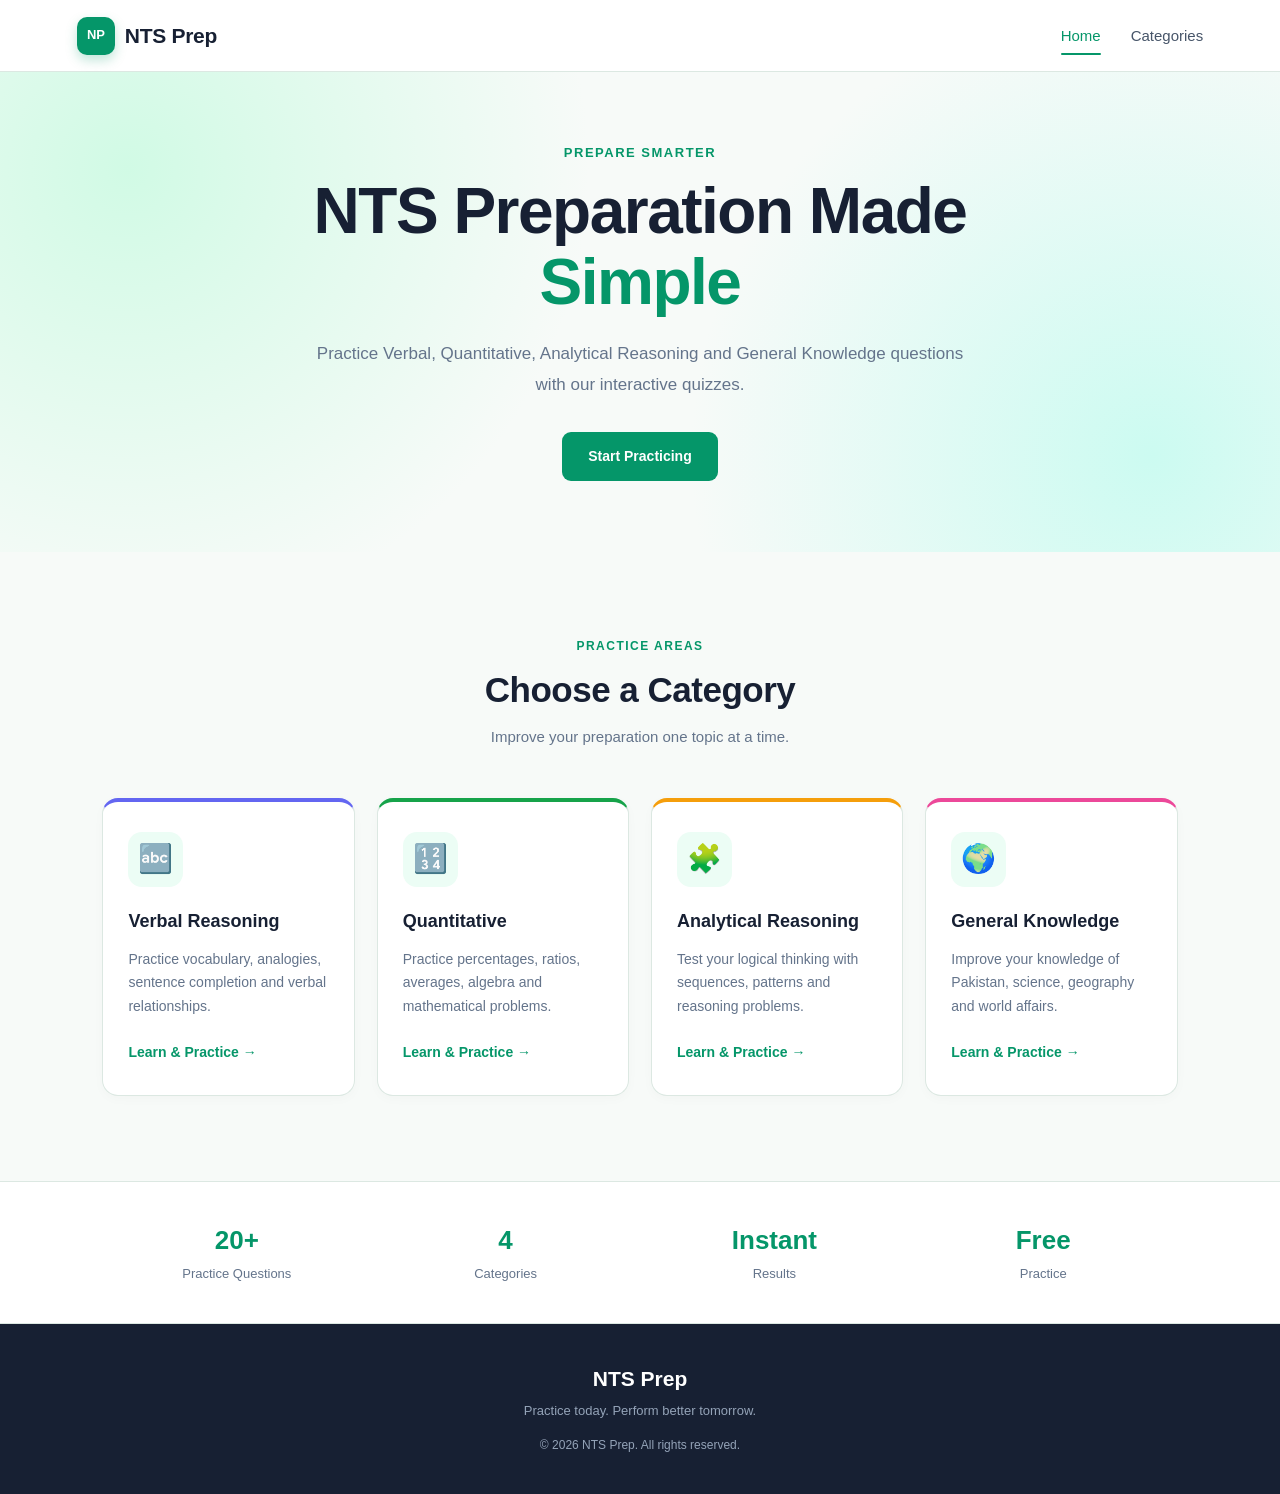
<file: index.html>
<!DOCTYPE html>
<html lang="en">
<head>
    <meta charset="UTF-8">
    <meta name="viewport" content="width=device-width, initial-scale=1.0">
    <title>NTS Prep - Home</title>
    <link rel="stylesheet" href="style.css">
</head>
<body>

    <!-- Navbar -->
    <header class="navbar">
        <div class="logo">
            <span>NP</span>
            NTS Prep
        </div>

        <nav>
            <a href="index.html" class="active">Home</a>
            <a href="#categories">Categories</a>
        </nav>
    </header>

    <!-- Hero -->
    <section class="hero">
        <div class="hero-content">
            <p class="tag">Prepare Smarter</p>
            <h1>NTS Preparation Made <span>Simple</span></h1>
            <p>
                Practice Verbal, Quantitative, Analytical Reasoning
                and General Knowledge questions with our interactive quizzes.
            </p>

            <a href="#categories" class="btn">Start Practicing</a>
        </div>
    </section>

    <!-- Categories -->
    <section class="categories" id="categories">

        <div class="section-heading">
            <p>Practice Areas</p>
            <h2>Choose a Category</h2>
            <span>Improve your preparation one topic at a time.</span>
        </div>

        <div class="category-grid">

            <div class="category-card verbal">
                <div class="card-icon">🔤</div>
                <h3>Verbal Reasoning</h3>
                <p>
                    Practice vocabulary, analogies, sentence completion
                    and verbal relationships.
                </p>
                <button onclick="openCategory('verbal')">
                    Learn & Practice →
                </button>
            </div>

            <div class="category-card quantitative">
                <div class="card-icon">🔢</div>
                <h3>Quantitative</h3>
                <p>
                    Practice percentages, ratios, averages, algebra
                    and mathematical problems.
                </p>
                <button onclick="openCategory('quantitative')">
                    Learn & Practice →
                </button>
            </div>

            <div class="category-card analytical">
                <div class="card-icon">🧩</div>
                <h3>Analytical Reasoning</h3>
                <p>
                    Test your logical thinking with sequences,
                    patterns and reasoning problems.
                </p>
                <button onclick="openCategory('analytical')">
                    Learn & Practice →
                </button>
            </div>

            <div class="category-card gk">
                <div class="card-icon">🌍</div>
                <h3>General Knowledge</h3>
                <p>
                    Improve your knowledge of Pakistan, science,
                    geography and world affairs.
                </p>
                <button onclick="openCategory('gk')">
                    Learn & Practice →
                </button>
            </div>

        </div>
    </section>

    <!-- Features -->
    <section class="features">
        <div>
            <strong>20+</strong>
            <span>Practice Questions</span>
        </div>

        <div>
            <strong>4</strong>
            <span>Categories</span>
        </div>

        <div>
            <strong>Instant</strong>
            <span>Results</span>
        </div>

        <div>
            <strong>Free</strong>
            <span>Practice</span>
        </div>
    </section>

    <!-- Footer -->
    <footer>
        <div class="footer-logo">NTS Prep</div>
        <p>Practice today. Perform better tomorrow.</p>
        <p class="copyright">© 2026 NTS Prep. All rights reserved.</p>
    </footer>

    <script src="script.js"></script>
</body>
</html>
</file>
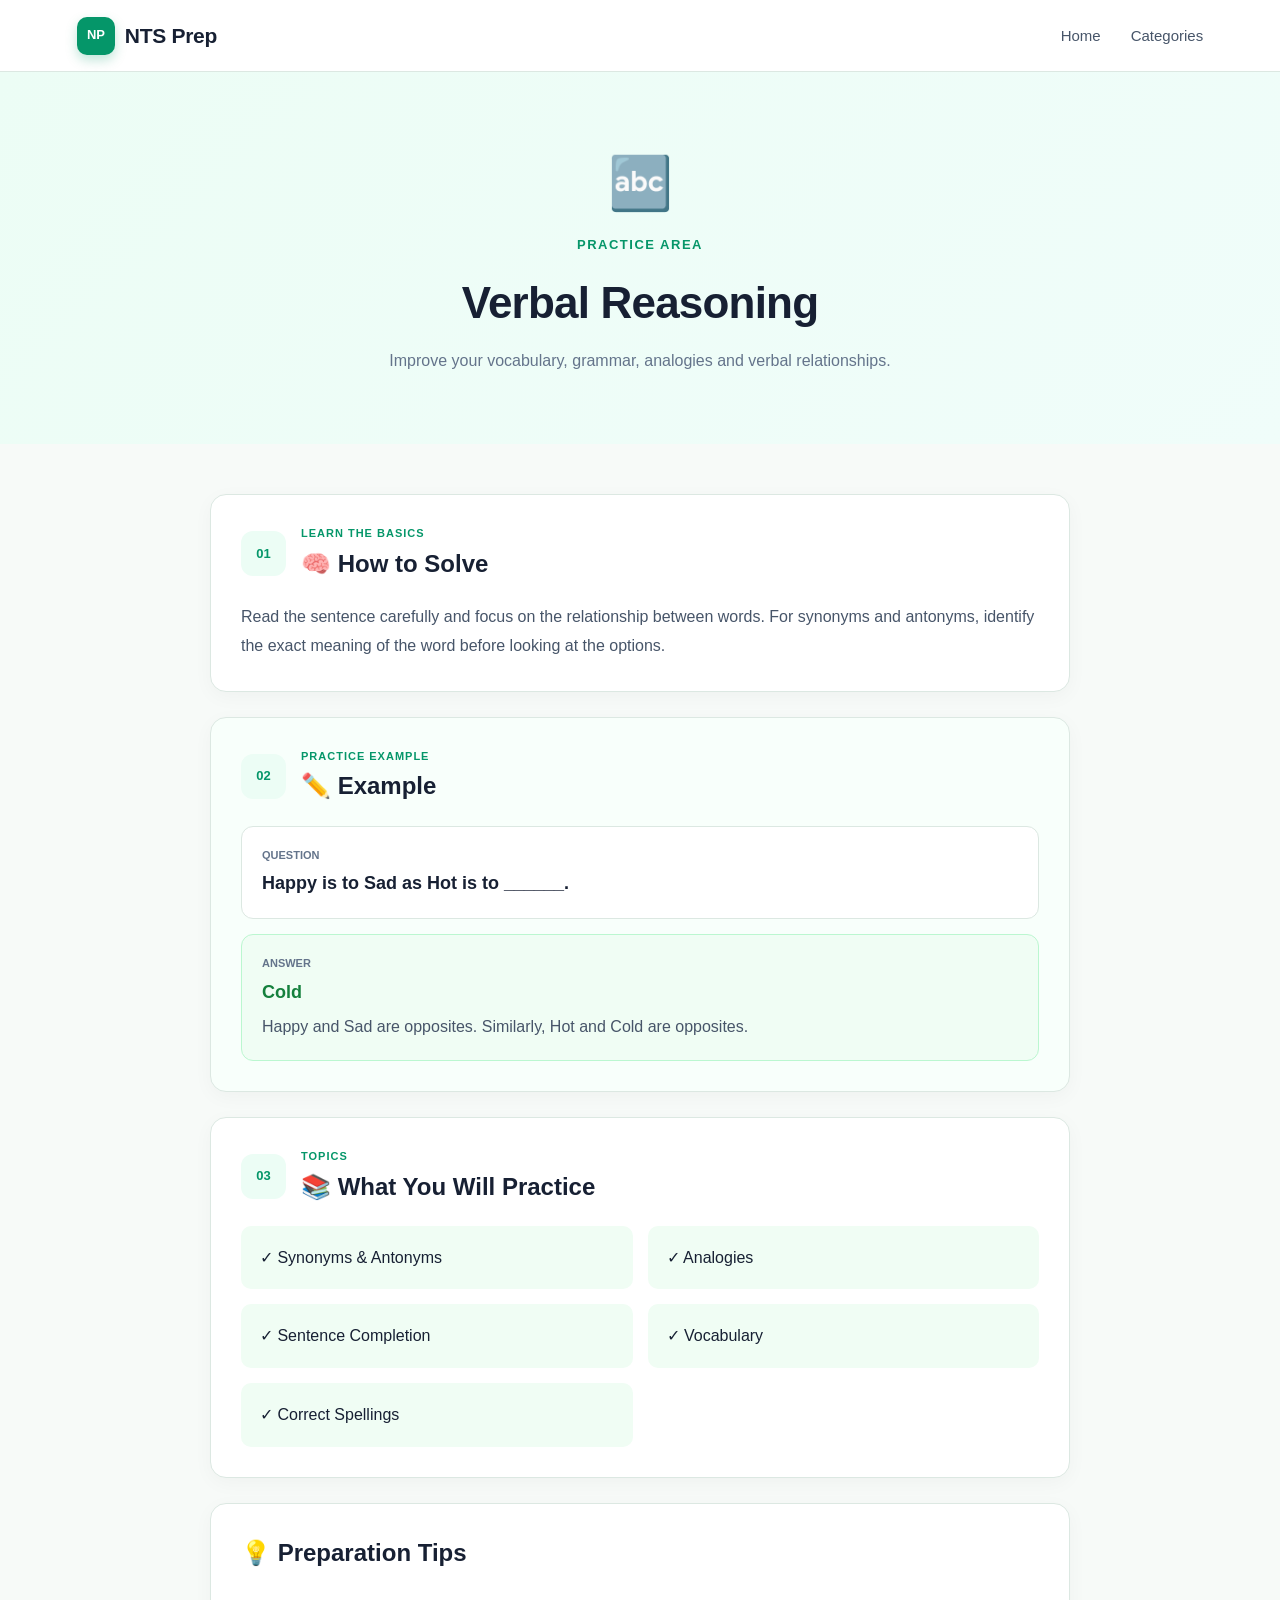
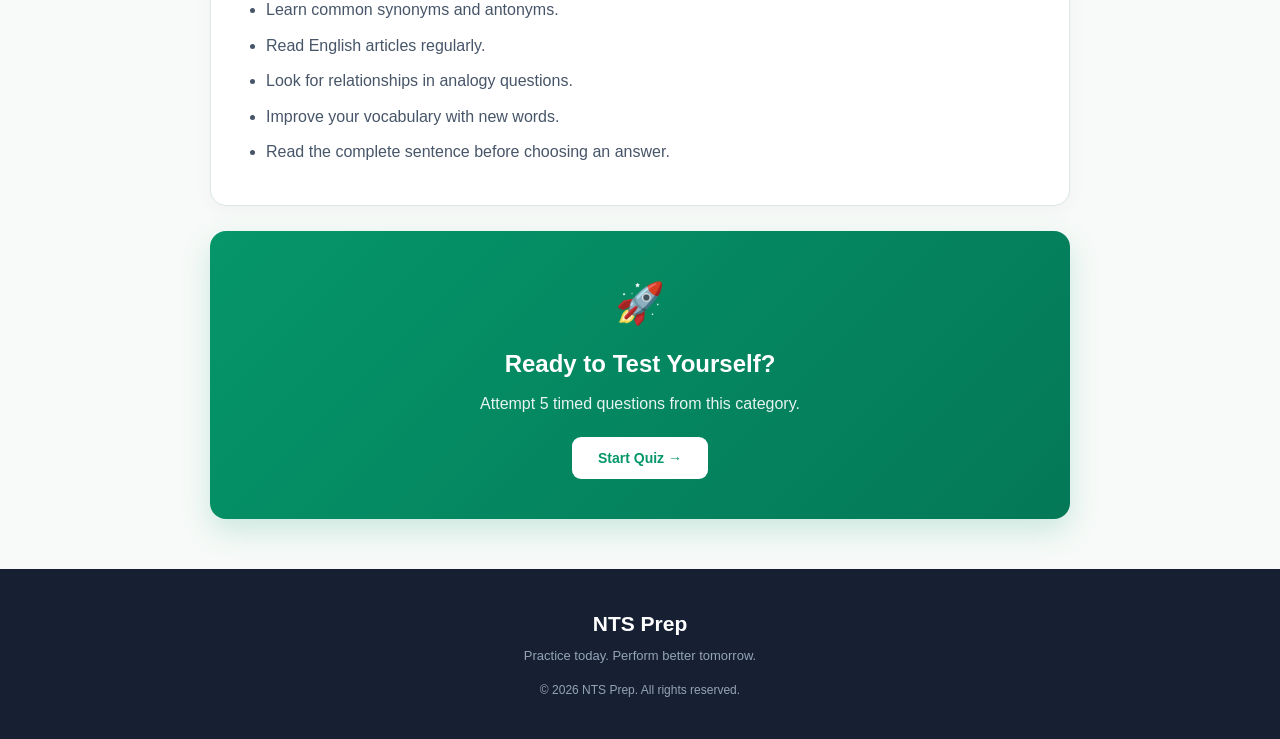
<file: category.html>
<!DOCTYPE html>
<html lang="en">
<head>
    <meta charset="UTF-8">
    <meta name="viewport"
          content="width=device-width, initial-scale=1.0">
    <title>NTS Prep - Category</title>
    <link rel="stylesheet"
          href="style.css">
</head>

<body>

    <!-- NAVBAR -->
    <header class="navbar">
        <div class="logo">
            <span>NP</span>
            NTS Prep
        </div>
        <nav>
            <a href="index.html">
                Home
            </a>
            <a href="index.html#categories">
                Categories
            </a>
        </nav>
    </header>

    <!-- CATEGORY HERO -->
    <section class="category-hero">
        <div>
            <div
                class="large-icon"
                id="categoryIcon">
                🔤
            </div>
            <p class="tag">
                Practice Area
            </p>
            <h1 id="categoryTitle">
                Verbal Reasoning
            </h1>
            <p id="categoryDescription">
                Improve your verbal reasoning skills.
            </p>
        </div>
    </section>

    <!-- LEARNING CONTENT -->
    <main class="learning-container">
        <!-- HOW TO SOLVE -->
        <section class="learning-card">
            <div class="learning-heading">
                <span class="learning-number">
                    01
                </span>
                <div>
                    <p class="mini-label">
                        LEARN THE BASICS
                    </p>
                    <h2>
                        🧠 How to Solve
                    </h2>
                </div>
            </div>
            <p
                id="howToSolve"
                class="learning-text">
                Loading...
            </p>
        </section>

        <!-- EXAMPLE -->
        <section class="learning-card example-card">
            <div class="learning-heading">
                <span class="learning-number">
                    02
                </span>
                <div>
                    <p class="mini-label">
                        PRACTICE EXAMPLE
                    </p>
                    <h2>
                        ✏️ Example
                    </h2>
                </div>
            </div>

            <div class="example-question">
                <span>
                    Question
                </span>
                <h3 id="exampleQuestion">
                    Loading...
                </h3>
            </div>
            <div class="example-answer">
                <div>
                    <span>
                        Answer
                    </span>
                    <strong id="exampleAnswer">
                        Loading...
                    </strong>
                </div>

                <p id="exampleExplanation">
                    Loading...
                </p>
            </div>
        </section>

        <!-- TOPICS -->
        <section class="learning-card">
            <div class="learning-heading">
                <span class="learning-number">
                    03
                </span>
                <div>
                    <p class="mini-label">
                        TOPICS
                    </p>
                    <h2>
                        📚 What You Will Practice
                    </h2>
                </div>
            </div>

            <div
                class="topics"
                id="topics">
            </div>
        </section>

        <!-- TIPS -->
        <section class="tips-card">
            <h2>
                💡 Preparation Tips
            </h2>
            <ul id="tips">
            </ul>
        </section>

        <!-- START QUIZ -->
        <div class="quiz-start">
            <div class="quiz-start-icon">
                🚀
            </div>
            <h2>
                Ready to Test Yourself?
            </h2>
            <p>
                Attempt 5 timed questions
                from this category.
            </p>
            <button
                class="btn"
                onclick="startQuiz()">

                Start Quiz →

            </button>
        </div>
    </main>

    <!-- FOOTER -->
    <footer>
        <div class="footer-logo">
            NTS Prep
        </div>
        <p>
            Practice today. Perform better tomorrow.
        </p>
        <p class="copyright">
            © 2026 NTS Prep. All rights reserved.
        </p>
    </footer>

    <script src="script.js"></script>
</body>
</html>
</file>
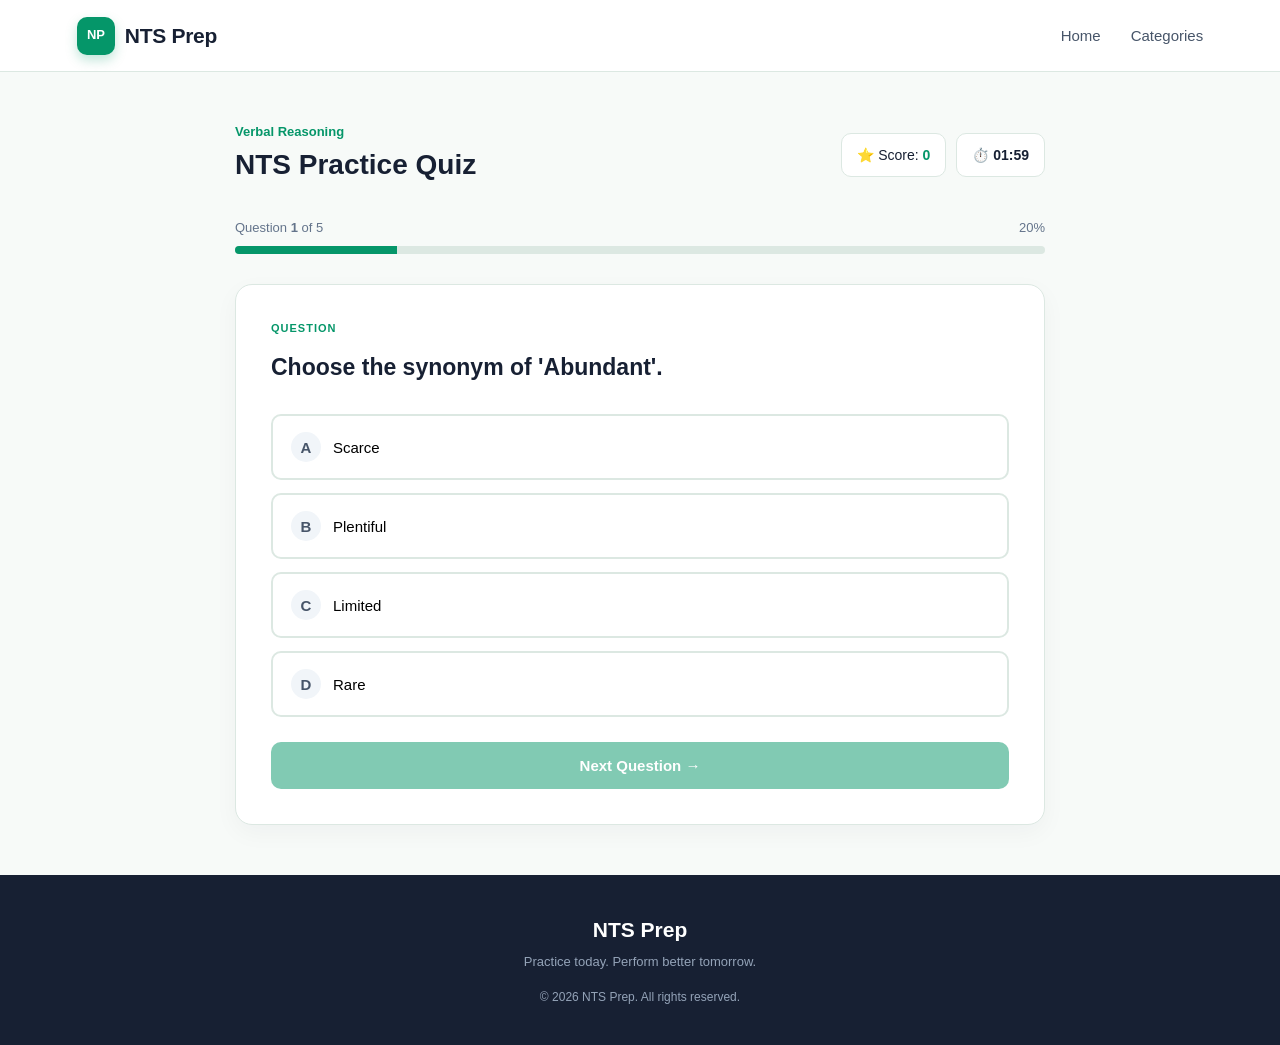
<file: quiz.html>
<!DOCTYPE html>
<html lang="en">
<head>
    <meta charset="UTF-8">
    <meta name="viewport"
          content="width=device-width, initial-scale=1.0">
    <title>NTS Prep - Quiz</title>
    <link rel="stylesheet"
          href="style.css">
</head>
<body>

    <!-- NAVBAR -->
    <header class="navbar">
        <div class="logo">
            <span>NP</span>
            NTS Prep
        </div>

        <nav>
            <a href="index.html">
                Home
            </a>
            <a href="index.html#categories">
                Categories
            </a>
        </nav>
    </header>

    <!-- QUIZ -->
    <main class="quiz-container">
        <!-- QUIZ TOP -->
        <div class="quiz-top">
            <div>
                <p id="quizCategory">
                    Verbal Reasoning
                </p>
                <h2>
                    NTS Practice Quiz
                </h2>
            </div>

            <div class="quiz-stats">
                <div class="live-score">
                    ⭐ Score:
                    <strong id="liveScore">
                        0
                    </strong>
                </div>

                <div class="timer">
                    ⏱️
                    <span id="timer">
                        02:00
                    </span>
                </div>
            </div>
        </div>

        <!-- PROGRESS -->
        <div class="progress-area">
            <div class="progress-text">
                <span>
                    Question
                    <b id="questionNumber">
                        1
                    </b>
                    of 5
                </span>

                <span id="progressPercent">
                    20%
                </span>
            </div>

            <div class="progress-bar">
                <div id="progress">
                </div>
            </div>
        </div>

        <!-- QUESTION -->
        <section class="question-card">
            <p class="question-label">
                QUESTION
            </p>
            <h2 id="question">
                Loading question...
            </h2>

            <div
                id="options"
                class="options">
            </div>

            <!-- FEEDBACK -->
            <div
                id="feedback"
                class="feedback hidden">
                <strong id="feedbackTitle">
                </strong>
                <p id="feedbackText">
                </p>
            </div>

            <!-- NEXT -->
            <button
                id="nextButton"
                class="next-btn"
                onclick="nextQuestion()"
                disabled>
                Next Question →
            </button>
        </section>
    </main>

    <!-- FOOTER -->

    <footer>
        <div class="footer-logo">
            NTS Prep
        </div>
        <p>Practice today. Perform better tomorrow.</p>
        <p class="copyright">
            © 2026 NTS Prep. All rights reserved.
        </p>
    </footer>

    <script src="script.js"></script>
</body>
</html>
</file>
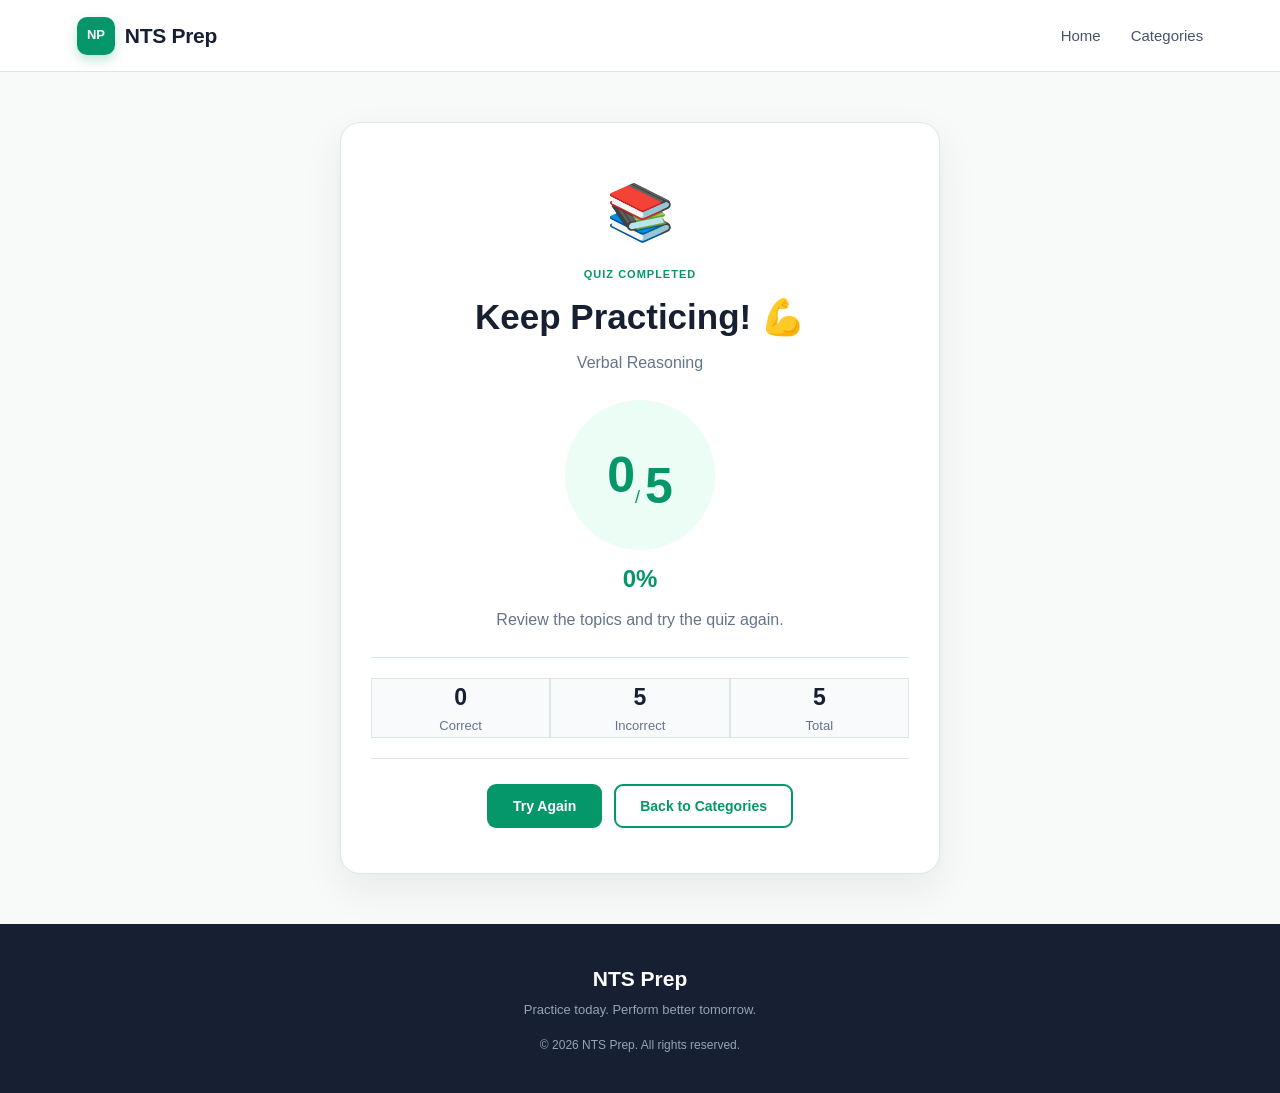
<file: result.html>
<!DOCTYPE html>
<html lang="en">
<head>
    <meta charset="UTF-8">
    <meta name="viewport"
          content="width=device-width, initial-scale=1.0">
    <title>NTS Prep - Result</title>
    <link rel="stylesheet"
          href="style.css">
</head>
<body>

    <!-- Navbar -->
    <header class="navbar">
        <div class="logo">
            <span>NP</span>
            NTS Prep
        </div>
        <nav>
            <a href="index.html">
                Home
            </a>
            <a href="index.html#categories">
                Categories
            </a>
        </nav>
    </header>

    <!-- RESULT -->
    <main class="result-container">
        <div class="result-card">
            <div
                class="result-icon"
                id="resultIcon">
                🏆
            </div>
            <p class="result-label">
                QUIZ COMPLETED
            </p>
            <h1 id="resultTitle">
                Excellent! 🎉
            </h1>
            <p
                class="result-category"
                id="resultCategory">
\
                Verbal Reasoning

            </p>
            <!-- SCORE -->

            <div class="score-circle">
                <span id="score">
                    0
                </span>
                <small>
                    /
                    <span id="totalQuestions">
                        5
                    </span>
                </small>
            </div>

            <h2 id="percentage">
                0%
            </h2>
            <p id="resultMessage">
                Keep practicing to improve your score.
            </p>
            <!-- BREAKDOWN -->
            <div class="result-stats">
                <div>
                    <strong id="correctAnswers">
                        0
                    </strong>
                    <span>
                        Correct
                    </span>
                </div>

                <div>
                    <strong id="wrongAnswers">
                        0
                    </strong>
                    <span>
                        Incorrect
                    </span>
                </div>

                <div>
                    <strong id="totalQuestions2">
                        5
                    </strong>

                    <span>
                        Total
                    </span>
                </div>
            </div>

            <!-- BUTTONS -->
            <div class="result-buttons">
                <button
                    class="btn"
                    onclick="retryQuiz()">

                    Try Again

                </button>

                <button
                    class="outline-btn"
                    onclick="backToCategories()">

                    Back to Categories

                </button>
            </div>
        </div>
    </main>

    <!-- FOOTER -->
    <footer>
        <div class="footer-logo">
            NTS Prep
        </div>

        <p>
            Practice today. Perform better tomorrow.
        </p>
        <p class="copyright">
            © 2026 NTS Prep. All rights reserved.
        </p>
    </footer>

    <script src="script.js"></script>

</body>
</html>
</file>
<file: style.css>
* {
    margin: 0;
    padding: 0;
    box-sizing: border-box;
}

:root {
    --primary: #059669;
    --primary-dark: #047857;
    --primary-light: #ecfdf5;

    --text: #172033;
    --muted: #64748b;

    --background: #f7faf8;
    --white: #ffffff;
    --border: #dce8e2;

    --green: #16a34a;
    --red: #dc2626;

    --shadow: 0 10px 30px rgba(15, 23, 42, 0.07);
}

html {
    scroll-behavior: smooth;
}

body {
    font-family: "Segoe UI", Arial, Helvetica, sans-serif;
    color: var(--text);
    background: var(--background);
    line-height: 1.6;
}

button,
input,
textarea,
select {
    font-family: inherit;
}


/* =========================
   NAVBAR
========================= */

.navbar {
    height: 72px;

    background: rgba(255, 255, 255, 0.96);

    display: flex;
    align-items: center;
    justify-content: space-between;

    padding: 0 6%;

    border-bottom: 1px solid var(--border);

    position: sticky;
    top: 0;
    z-index: 1000;

    backdrop-filter: blur(12px);
}

.logo {
    display: flex;
    align-items: center;

    gap: 10px;

    font-size: 21px;
    font-weight: 700;

    letter-spacing: -0.3px;
}

.logo span {
    width: 38px;
    height: 38px;

    display: flex;
    align-items: center;
    justify-content: center;

    background: var(--primary);
    color: white;

    border-radius: 10px;

    font-size: 13px;
    font-weight: 700;

    box-shadow: 0 5px 12px rgba(5, 150, 105, 0.25);
}

.navbar nav {
    display: flex;
    gap: 30px;
}

.navbar nav a {
    position: relative;

    color: #475569;

    text-decoration: none;

    font-size: 15px;
    font-weight: 500;

    transition: color 0.2s ease;
}

.navbar nav a:hover,
.navbar nav a.active {
    color: var(--primary);
}

.navbar nav a::after {
    content: "";

    position: absolute;

    left: 0;
    bottom: -7px;

    width: 0;
    height: 2px;

    background: var(--primary);

    border-radius: 10px;

    transition: width 0.2s ease;
}

.navbar nav a:hover::after,
.navbar nav a.active::after {
    width: 100%;
}


/* =========================
   HERO SECTION
========================= */

.hero {
    min-height: 480px;

    display: flex;
    align-items: center;
    justify-content: center;

    text-align: center;

    padding: 70px 20px;

    background:
        radial-gradient(
            circle at 10% 20%,
            #d1fae5,
            transparent 38%
        ),
        radial-gradient(
            circle at 90% 80%,
            #ccfbf1,
            transparent 38%
        ),
        #f7faf8;
}

.hero-content {
    max-width: 760px;
}

.tag {
    color: var(--primary);

    font-size: 13px;
    font-weight: 700;

    text-transform: uppercase;
    letter-spacing: 1.5px;

    margin-bottom: 12px;
}

.hero h1 {
    font-size: clamp(40px, 6vw, 64px);

    line-height: 1.1;

    margin-bottom: 22px;

    letter-spacing: -1.5px;

    font-weight: 750;
}

.hero h1 span {
    color: var(--primary);
}

.hero p:not(.tag) {
    max-width: 650px;

    margin: 0 auto 32px;

    color: var(--muted);

    font-size: 17px;

    line-height: 1.8;
}


/* =========================
   BUTTONS
========================= */

.btn {
    display: inline-block;

    border: none;

    background: var(--primary);
    color: white;

    padding: 13px 26px;

    border-radius: 9px;

    font-size: 14px;
    font-weight: 700;

    cursor: pointer;
    text-decoration: none;

    transition: all 0.25s ease;
}

.btn:hover {
    background: var(--primary-dark);

    transform: translateY(-2px);

    box-shadow:
        0 8px 20px rgba(5, 150, 105, 0.22);
}

.outline-btn {
    display: inline-block;

    padding: 12px 24px;

    border: 2px solid var(--primary);

    border-radius: 9px;

    color: var(--primary);
    background: white;

    text-decoration: none;

    font-weight: 700;

    transition: all 0.25s ease;
}

.outline-btn:hover {
    background: var(--primary);
    color: white;

    transform: translateY(-1px);
}


/* =========================
   CATEGORIES SECTION
========================= */

.categories {
    padding: 85px 8%;
}

.section-heading {
    text-align: center;

    margin-bottom: 48px;
}

.section-heading p {
    color: var(--primary);

    text-transform: uppercase;

    font-size: 12px;
    font-weight: 700;

    letter-spacing: 1.5px;
}

.section-heading h2 {
    font-size: 35px;

    margin: 6px 0;

    letter-spacing: -0.5px;
}

.section-heading span {
    color: var(--muted);

    font-size: 15px;
}

.category-grid {
    max-width: 1200px;

    margin: auto;

    display: grid;

    grid-template-columns: repeat(4, 1fr);

    gap: 22px;
}

.category-card {
    background: var(--white);

    padding: 30px 25px;

    border-radius: 16px;

    border: 1px solid var(--border);

    box-shadow:
        0 3px 12px rgba(15, 23, 42, 0.025);

    transition:
        transform 0.3s ease,
        box-shadow 0.3s ease,
        border-color 0.3s ease;
}

.category-card:hover {
    transform: translateY(-7px);

    box-shadow: var(--shadow);

    border-color: #a7f3d0;
}

.card-icon {
    width: 55px;
    height: 55px;

    display: flex;
    align-items: center;
    justify-content: center;

    background: var(--primary-light);

    border-radius: 14px;

    font-size: 28px;

    margin-bottom: 20px;
}

.category-card h3 {
    font-size: 18px;

    margin-bottom: 12px;
}

.category-card p {
    color: var(--muted);

    font-size: 14px;

    line-height: 1.7;

    margin-bottom: 20px;
}

.category-card button {
    background: none;
    border: none;

    color: var(--primary);

    font-weight: 700;

    font-size: 14px;

    cursor: pointer;

    transition: transform 0.2s ease;
}

.category-card button:hover {
    transform: translateX(3px);
}

.verbal {
    border-top: 4px solid #6366f1;
}

.quantitative {
    border-top: 4px solid #16a34a;
}

.analytical {
    border-top: 4px solid #f59e0b;
}

.gk {
    border-top: 4px solid #ec4899;
}


/* =========================
   FEATURES SECTION
========================= */

.features {
    background: white;

    border-top: 1px solid var(--border);
    border-bottom: 1px solid var(--border);

    padding: 38px 8%;

    display: grid;

    grid-template-columns: repeat(4, 1fr);

    text-align: center;
}

.features div {
    display: flex;

    flex-direction: column;

    gap: 3px;
}

.features strong {
    color: var(--primary);

    font-size: 26px;

    font-weight: 750;
}

.features span {
    color: var(--muted);

    font-size: 13px;
}


/* =========================
   LEARNING SECTION
========================= */

.category-hero {
    background:
        linear-gradient(
            135deg,
            #ecfdf5,
            #f0fdfa
        );

    padding: 70px 8%;

    text-align: center;
}

.large-icon {
    font-size: 52px;

    margin-bottom: 10px;
}

.category-hero h1 {
    font-size: 44px;

    margin: 5px 0 10px;

    letter-spacing: -0.8px;
}

.category-hero p:last-child {
    color: var(--muted);
}

.learning-container {
    max-width: 900px;

    margin: 50px auto;

    padding: 0 20px;
}

.learning-card,
.tips-card {
    background: white;

    border: 1px solid var(--border);

    border-radius: 16px;

    padding: 30px;

    margin-bottom: 25px;

    box-shadow:
        0 5px 20px rgba(15, 23, 42, 0.035);
}

.learning-card h2,
.tips-card h2 {
    margin-bottom: 25px;
}

.learning-heading {
    display: flex;

    align-items: center;

    gap: 15px;

    margin-bottom: 20px;
}

.learning-number {
    width: 45px;
    height: 45px;

    min-width: 45px;

    background: var(--primary-light);

    color: var(--primary);

    border-radius: 12px;

    display: flex;

    align-items: center;
    justify-content: center;

    font-weight: 700;

    font-size: 13px;
}

.mini-label {
    color: var(--primary);

    font-size: 11px;

    font-weight: 700;

    letter-spacing: 1px;

    margin-bottom: 2px;
}

.learning-heading h2 {
    margin: 0;
}

.learning-text {
    color: #475569;

    font-size: 16px;

    line-height: 1.8;
}


/* =========================
   TOPICS
========================= */

.topics {
    display: grid;

    grid-template-columns: repeat(2, 1fr);

    gap: 15px;
}

.topic {
    padding: 18px;

    background: #f0fdf4;

    border-radius: 10px;

    font-weight: 500;

    border: 1px solid transparent;

    transition: all 0.2s ease;
}

.topic:hover {
    border-color: #a7f3d0;

    background: #ecfdf5;

    transform: translateY(-1px);
}


/* =========================
   TIPS AND EXAMPLES
========================= */

.tips-card ul {
    padding-left: 25px;
}

.tips-card li {
    margin-bottom: 10px;

    color: #475569;
}

.example-card {
    background: #f8fffb;
}

.example-question {
    background: white;

    border: 1px solid var(--border);

    padding: 20px;

    border-radius: 12px;

    margin-bottom: 15px;
}

.example-question span,
.example-answer span {
    display: block;

    color: var(--muted);

    font-size: 11px;

    font-weight: 700;

    text-transform: uppercase;

    margin-bottom: 5px;
}

.example-question h3 {
    font-size: 18px;
}

.example-answer {
    background: #f0fdf4;

    border: 1px solid #bbf7d0;

    padding: 20px;

    border-radius: 12px;
}

.example-answer strong {
    color: #15803d;

    font-size: 18px;
}

.example-answer p {
    color: #475569;

    margin-top: 8px;
}


/* =========================
   QUIZ START
========================= */

.quiz-start {
    text-align: center;

    background:
        linear-gradient(
            135deg,
            #059669,
            #047857
        );

    color: white;

    border-radius: 16px;

    padding: 40px 20px;

    box-shadow:
        0 12px 30px rgba(5, 150, 105, 0.18);
}

.quiz-start-icon {
    font-size: 40px;

    margin-bottom: 10px;
}

.quiz-start p {
    margin: 8px 0 20px;

    opacity: 0.9;
}

.quiz-start .btn {
    background: white;

    color: var(--primary);
}

.quiz-start .btn:hover {
    background: #f8fafc;
}


/* =========================
   QUIZ PAGES
========================= */

.quiz-container {
    max-width: 850px;

    margin: 50px auto;

    padding: 0 20px;

    min-height: 550px;
}

.quiz-top {
    display: flex;

    justify-content: space-between;

    align-items: center;

    margin-bottom: 30px;
}

.quiz-top p {
    color: var(--primary);

    font-size: 13px;

    font-weight: 700;
}

.quiz-top h2 {
    font-size: 28px;
}

.quiz-stats {
    display: flex;

    align-items: center;

    gap: 10px;
}

.live-score,
.timer {
    background: white;

    border: 1px solid var(--border);

    padding: 10px 15px;

    border-radius: 10px;

    font-size: 14px;
}

.live-score strong {
    color: var(--primary);
}

.timer {
    font-weight: 700;
}

.progress-area {
    margin-bottom: 30px;
}

.progress-text {
    display: flex;

    justify-content: space-between;

    font-size: 13px;

    margin-bottom: 8px;

    color: var(--muted);
}

.progress-bar {
    height: 8px;

    background: #dce8e2;

    border-radius: 20px;

    overflow: hidden;
}

.progress-bar div {
    height: 100%;

    width: 20%;

    background: var(--primary);

    transition: width 0.3s ease;
}


/* =========================
   QUESTION CARD
========================= */

.question-card {
    background: white;

    border: 1px solid var(--border);

    border-radius: 17px;

    padding: 35px;

    box-shadow:
        0 8px 25px rgba(15, 23, 42, 0.04);
}

.question-label {
    font-size: 11px;

    color: var(--primary);

    font-weight: 700;

    letter-spacing: 1px;
}

.question-card h2 {
    margin: 12px 0 30px;

    font-size: 23px;

    line-height: 1.5;
}


/* =========================
   OPTIONS
========================= */

.options {
    display: grid;

    gap: 13px;
}

.option {
    width: 100%;

    display: flex;

    align-items: center;

    gap: 12px;

    text-align: left;

    padding: 16px 18px;

    background: white;

    border: 2px solid var(--border);

    border-radius: 10px;

    cursor: pointer;

    font-size: 15px;

    transition: all 0.2s ease;
}

.option:hover {
    border-color: var(--primary);

    background: #f8fffb;
}

.option.selected {
    border-color: var(--primary);

    background: var(--primary-light);
}

.option-letter {
    width: 30px;
    height: 30px;

    min-width: 30px;

    display: flex;

    align-items: center;
    justify-content: center;

    background: #f1f5f9;

    border-radius: 50%;

    font-weight: 700;

    color: #475569;
}

.option.selected .option-letter {
    background: var(--primary);

    color: white;
}

.option.correct {
    border-color: var(--green);

    background: #f0fdf4;
}

.option.correct .option-letter {
    background: var(--green);

    color: white;
}

.option.wrong {
    border-color: var(--red);

    background: #fef2f2;
}

.option.wrong .option-letter {
    background: var(--red);

    color: white;
}


/* =========================
   FEEDBACK
========================= */

.feedback {
    margin-top: 20px;

    padding: 18px;

    border-radius: 12px;
}

.feedback strong {
    display: block;

    font-size: 16px;

    margin-bottom: 5px;
}

.feedback p {
    font-size: 14px;

    margin: 0;
}

.correct-feedback {
    background: #f0fdf4;

    border: 1px solid #a7f3d0;

    color: #047857;
}

.wrong-feedback {
    background: #fef2f2;

    border: 1px solid #fecaca;

    color: #b91c1c;
}

.hidden {
    display: none;
}


/* =========================
   NEXT BUTTON
========================= */

.next-btn {
    margin-top: 25px;

    width: 100%;

    border: none;

    background: var(--primary);

    color: white;

    padding: 15px;

    border-radius: 10px;

    cursor: pointer;

    font-weight: 700;

    font-size: 15px;

    transition: all 0.2s ease;
}

.next-btn:hover {
    background: var(--primary-dark);

    transform: translateY(-1px);
}

.next-btn:disabled {
    opacity: 0.5;

    cursor: not-allowed;

    transform: none;
}


/* =========================
   RESULT PAGE
========================= */

.result-container {
    min-height: 600px;

    display: flex;

    justify-content: center;

    align-items: center;

    padding: 50px 20px;
}

.result-card {
    background: white;

    width: 100%;

    max-width: 600px;

    text-align: center;

    border: 1px solid var(--border);

    border-radius: 20px;

    padding: 45px 30px;

    box-shadow:
        0 15px 40px rgba(15, 23, 42, 0.07);
}

.result-icon {
    font-size: 55px;
}

.result-label {
    margin-top: 10px;

    color: var(--primary);

    font-size: 11px;

    font-weight: 700;

    letter-spacing: 1px;
}

.result-card h1 {
    font-size: 35px;

    margin: 5px 0;
}

.result-category {
    color: var(--muted);
}

.score-circle {
    width: 150px;
    height: 150px;

    margin: 25px auto 10px;

    border-radius: 50%;

    background: var(--primary-light);

    display: flex;

    justify-content: center;

    align-items: center;

    color: var(--primary);
}

.score-circle span {
    font-size: 50px;

    font-weight: 750;

    line-height: 1;
}

.score-circle small {
    font-size: 18px;

    margin-top: 22px;
}

#percentage {
    color: var(--primary);
}

#resultMessage {
    color: var(--muted);

    margin: 8px 0 25px;
}

.result-stats {
    display: grid;

    grid-template-columns: repeat(3, 1fr);

    border-top: 1px solid var(--border);

    border-bottom: 1px solid var(--border);

    padding: 20px 0;

    margin-bottom: 25px;
}

.result-stats div {
    background: #f8fafc;

    border: 1px solid var(--border);

    display: flex;

    flex-direction: column;
}

.result-stats strong {
    font-size: 23px;
}

.result-stats span {
    font-size: 13px;

    color: var(--muted);
}

.result-buttons {
    display: flex;

    justify-content: center;

    gap: 12px;
}

.result-buttons button {
    font-family: inherit;

    font-size: 14px;

    cursor: pointer;
}

.result-buttons .outline-btn {
    background: white;
}


/* =========================
   FOOTER
========================= */

footer {
    background: #172033;

    color: white;

    text-align: center;

    padding: 38px 20px;
}

.footer-logo {
    font-size: 21px;

    font-weight: 700;

    margin-bottom: 5px;
}

footer p {
    color: #94a3b8;

    font-size: 13px;
}

footer .copyright {
    margin-top: 15px;

    font-size: 12px;
}


/* =========================
   TABLET
========================= */

@media (max-width: 900px) {

    .navbar {
        padding: 0 5%;
    }

    .category-grid {
        grid-template-columns: repeat(2, 1fr);
    }

    .features {
        grid-template-columns: repeat(2, 1fr);

        gap: 25px;
    }

    .categories {
        padding: 70px 5%;
    }

    .category-hero {
        padding: 60px 5%;
    }

    .quiz-container {
        max-width: 760px;
    }
}


/* =========================
   MOBILE
========================= */

@media (max-width: 600px) {

    .navbar {
        height: 68px;

        padding: 0 5%;
    }

    .logo {
        font-size: 19px;
    }

    .logo span {
        width: 36px;
        height: 36px;
    }

    .navbar nav {
        gap: 15px;
    }

    .navbar nav a {
        font-size: 13px;
    }

    .navbar nav a::after {
        display: none;
    }

    .hero {
        min-height: 400px;

        padding: 55px 18px;
    }

    .hero h1 {
        font-size: clamp(36px, 11vw, 48px);

        letter-spacing: -0.5px;
    }

    .hero p:not(.tag) {
        font-size: 16px;
    }

    .categories {
        padding: 60px 5%;
    }

    .section-heading {
        margin-bottom: 32px;
    }

    .section-heading h2 {
        font-size: 30px;
    }

    .category-grid {
        grid-template-columns: 1fr;

        gap: 16px;
    }

    .category-card {
        padding: 26px 22px;
    }

    .features {
        grid-template-columns: 1fr 1fr;

        gap: 22px 10px;

        padding: 30px 5%;
    }

    .features strong {
        font-size: 22px;
    }

    .category-hero {
        padding: 55px 20px;
    }

    .large-icon {
        font-size: 48px;
    }

    .category-hero h1 {
        font-size: 34px;
    }

    .learning-container {
        margin: 35px auto;

        padding: 0 15px;
    }

    .learning-card,
    .tips-card {
        padding: 24px 20px;

        border-radius: 14px;
    }

    .learning-heading {
        align-items: flex-start;

        gap: 12px;
    }

    .learning-heading h2 {
        font-size: 20px;
    }

    .learning-number {
        width: 40px;
        height: 40px;

        min-width: 40px;
    }

    .learning-text {
        font-size: 15px;
    }

    .topics {
        grid-template-columns: 1fr;

        gap: 10px;
    }

    .example-question,
    .example-answer {
        padding: 17px;
    }

    .example-question h3 {
        font-size: 16px;
    }

    .quiz-container {
        margin: 35px auto;

        padding: 0 15px;

        min-height: 500px;
    }

    .quiz-top {
        align-items: flex-start;

        gap: 15px;

        flex-direction: column;

        margin-bottom: 25px;
    }

    .quiz-top h2 {
        font-size: 24px;
    }

    .quiz-stats {
        width: 100%;

        justify-content: space-between;
    }

    .live-score,
    .timer {
        font-size: 13px;

        padding: 8px 10px;
    }

    .progress-area {
        margin-bottom: 22px;
    }

    .question-card {
        padding: 25px 18px;

        border-radius: 15px;
    }

    .question-card h2 {
        font-size: 20px;

        margin-bottom: 24px;
    }

    .option {
        padding: 14px;

        font-size: 14px;
    }

    .option-letter {
        width: 29px;
        height: 29px;

        min-width: 29px;
    }

    .result-container {
        min-height: calc(100vh - 68px);

        padding: 40px 15px;
    }

    .result-card {
        padding: 35px 20px;

        border-radius: 17px;
    }

    .result-icon {
        font-size: 48px;
    }

    .result-card h1 {
        font-size: 29px;
    }

    .score-circle {
        width: 135px;
        height: 135px;
    }

    .score-circle span {
        font-size: 44px;
    }

    .score-circle small {
        font-size: 18px;
    }

    .result-stats {
        padding: 17px 0;
    }

    .result-stats strong {
        font-size: 20px;
    }

    .result-stats span {
        font-size: 12px;
    }

    .result-buttons {
        flex-direction: column;

        gap: 10px;
    }

    .result-buttons .btn,
    .result-buttons .outline-btn {
        width: 100%;

        text-align: center;
    }

    footer {
        padding: 30px 18px;
    }
}


/* =========================
   SMALL MOBILE
========================= */

@media (max-width: 380px) {

    .navbar nav {
        gap: 10px;
    }

    .navbar nav a {
        font-size: 12px;
    }

    .logo {
        font-size: 17px;
    }

    .hero h1 {
        font-size: 34px;
    }

    .features {
        grid-template-columns: 1fr;
    }

    .quiz-stats {
        flex-direction: column;

        align-items: stretch;
    }

    .live-score,
    .timer {
        text-align: center;
    }

    .result-stats strong {
        font-size: 18px;
    }
}
</file>
